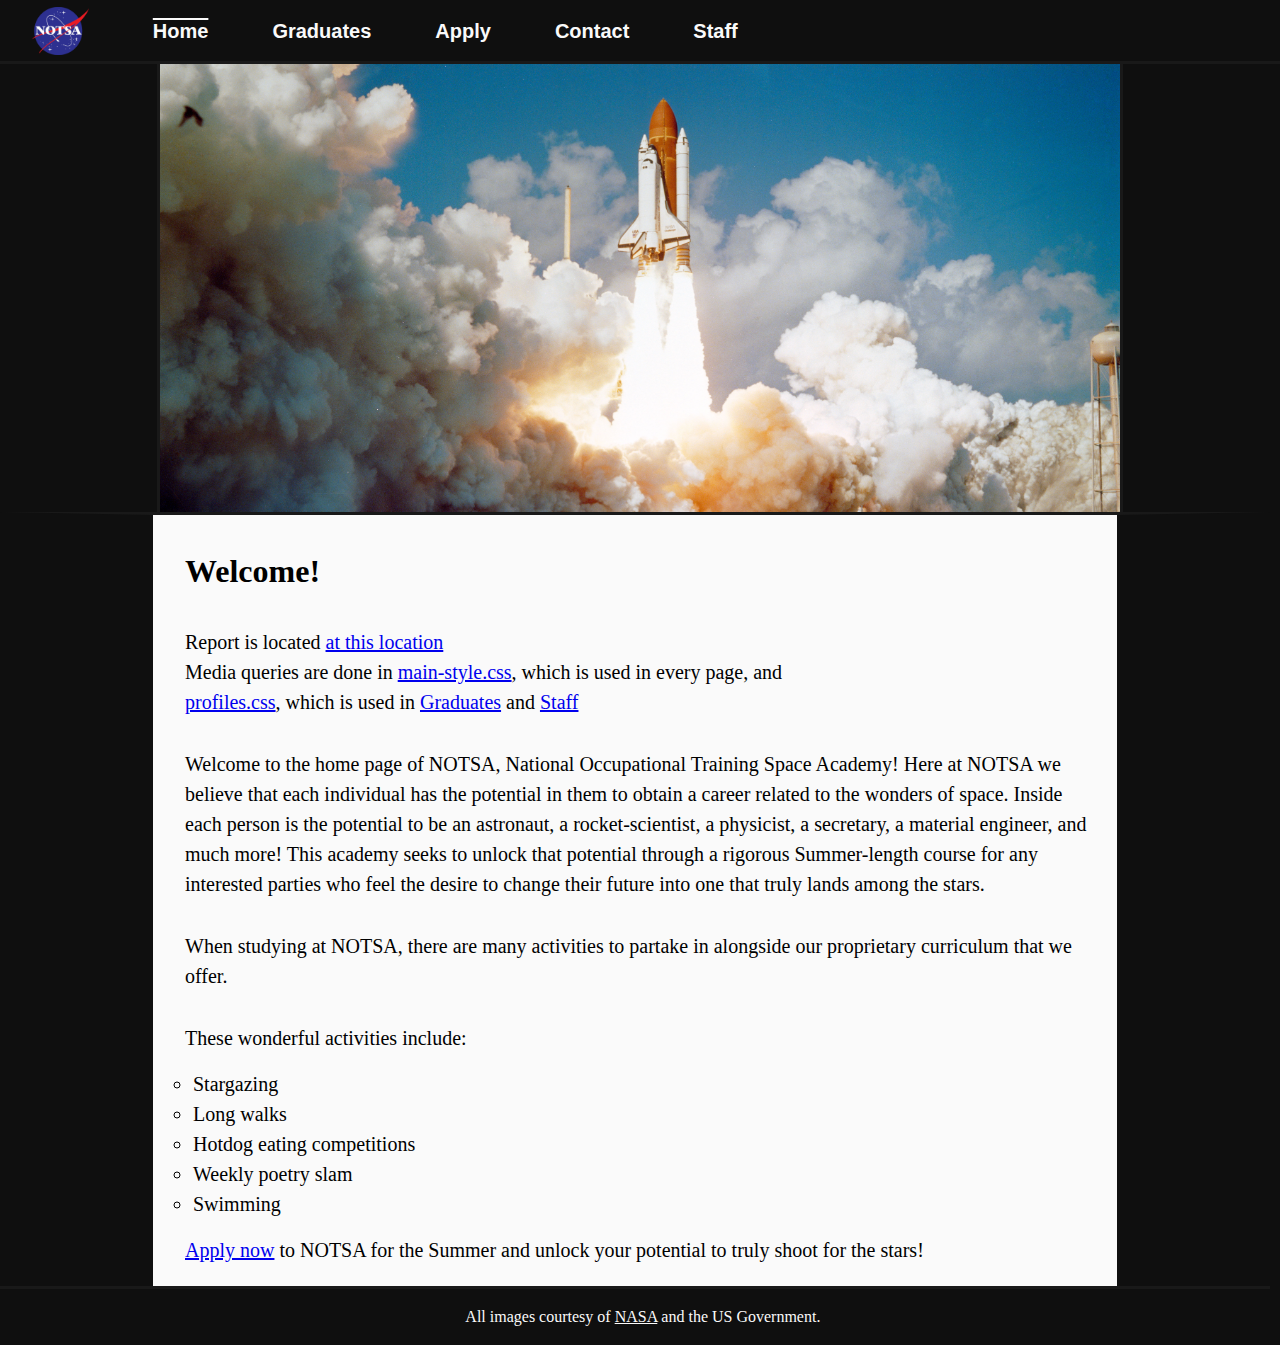
<file: index.html>
<!DOCTYPE html>
<html lang="en">

<head>
  <meta charset="UTF-8">
  <meta http-equiv="X-UA-Compatible" content="IE=edge">
  <meta name="viewport" content="width=device-width, initial-scale=1.0">
  <title>NOTSA Space Camp</title>

  <link rel="icon" type="image/x-icon" href="images/favicon.ico">
  <link rel="stylesheet" href="css/reset.css">
  <link rel="stylesheet" href="css/main-style.css">
</head>

<body>
  <ul id="navbar">
    <li><img id="logo" src="images/NOTSA_Logo.png" alt="NOTSA Logo"></li>
    <li><a class="active" href="#">Home</a></li>
    <li><a href="graduates.html">Graduates</a></li>
    <li><a href="apply.html">Apply</a></li>
    <li><a href="contact.html">Contact</a></li>
    <li><a href="staff.html">Staff</a></li>
  </ul>
  <div class="background-image">
    <img src="images/NASA_Rocket_Launch.jpg" alt="Launch of the Challenger Space Shuttle">
  </div>

  <!-- Exists for footer to display properly -->
  <div class="main-container">
    <main>
      <h1>Welcome!</h1>
      <p>
        Report is located <a href="report.html">at this location</a><br>
        Media queries are done in <a href="css/main-style.css">main-style.css</a>, which is used in every page, and<br>
        <a href="css/profiles.css">profiles.css</a>, which is used in <a href="graduates.html">Graduates</a> and <a
          href="staff.html">Staff</a>
      </p>
      <p>
        Welcome to the home page of NOTSA, National Occupational Training Space Academy! Here at NOTSA we believe that
        each individual has the potential in them to obtain a career related to the wonders of space. Inside each person
        is the potential to be an astronaut, a rocket-scientist, a physicist, a secretary, a material engineer, and much
        more! This academy seeks to unlock that potential through a rigorous Summer-length course for any interested
        parties who feel the desire to change their future into one that truly lands among the stars.
      </p>
      <p>
        When studying at NOTSA, there are many activities to partake in alongside our proprietary curriculum that we
        offer.
      </p>
      <p>These wonderful activities include:</p>
      <ul>
        <li>Stargazing</li>
        <li>Long walks</li>
        <li>Hotdog eating competitions</li>
        <li>Weekly poetry slam</li>
        <li>Swimming</li>
      </ul>
      <p>
        <a href="apply.html">Apply now</a> to NOTSA for the Summer and unlock your potential to truly shoot for the
        stars!
      </p>
    </main>
    <div id="footer">
      <p>All images courtesy of <a href="https://www.nasa.gov/multimedia/imagegallery/index.html">NASA</a> and the US
        Government.</p>
    </div>
  </div>
</body>

</html>
</file>
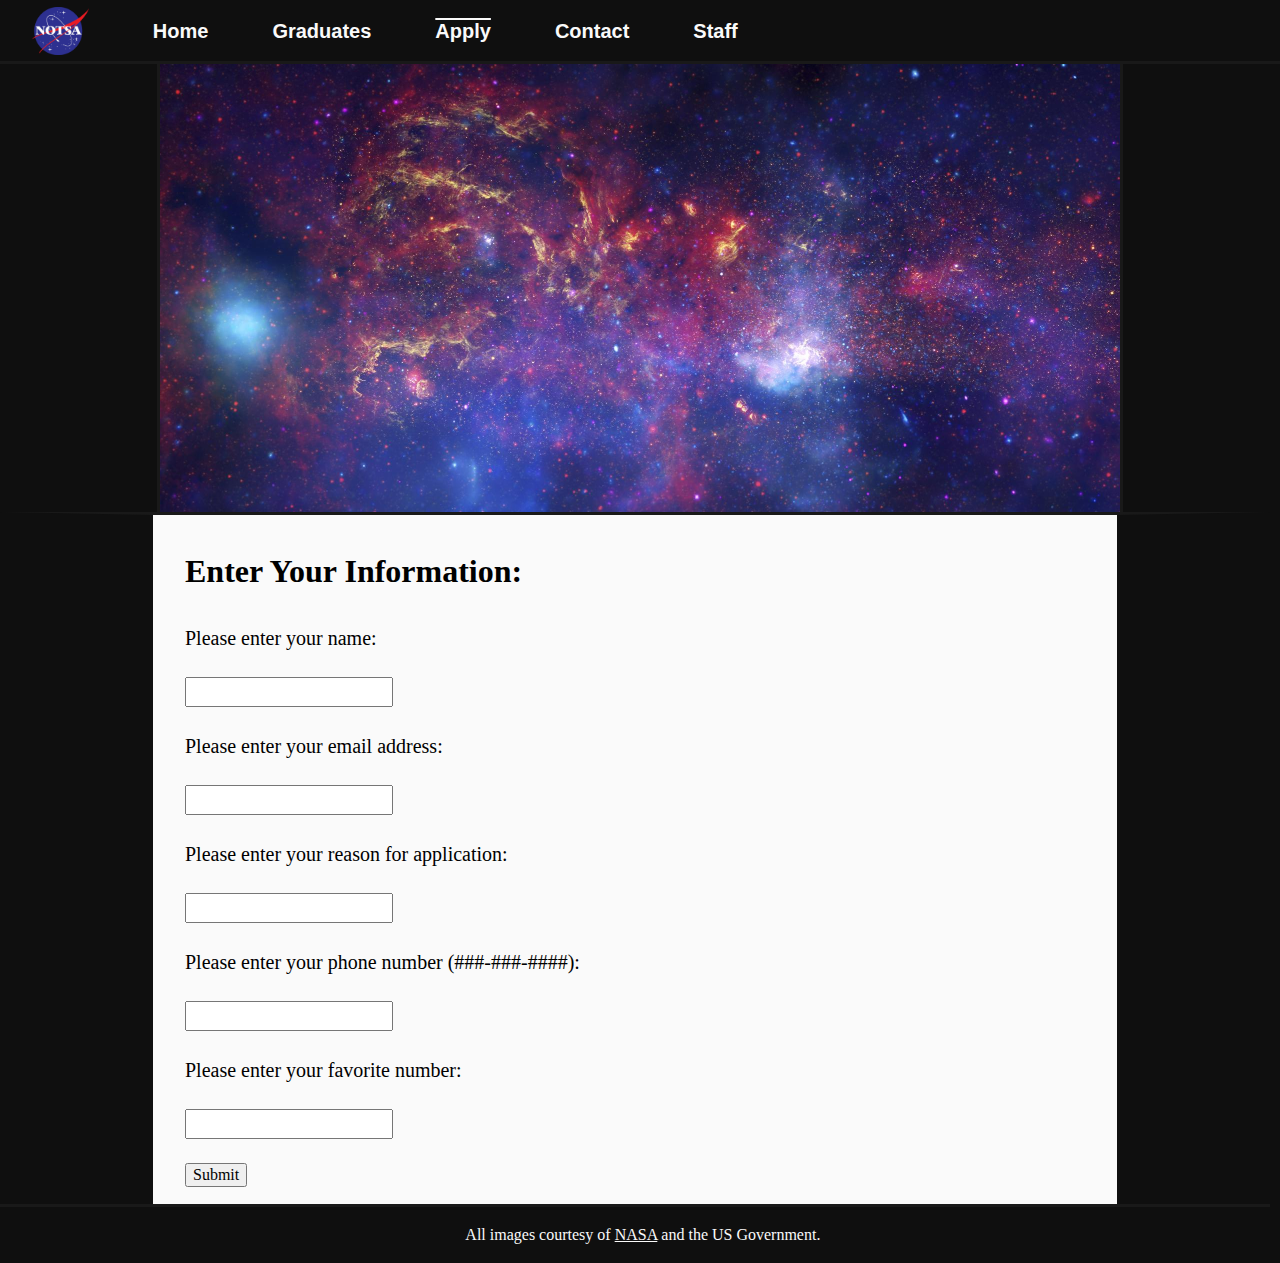
<file: apply.html>
<!DOCTYPE html>
<html lang="en">

<head>
  <meta charset="UTF-8">
  <meta http-equiv="X-UA-Compatible" content="IE=edge">
  <meta name="viewport" content="width=device-width, initial-scale=1.0">
  <title>NOTSA Space Camp</title>

  <link rel="icon" type="image/x-icon" href="images/favicon.ico">
  <link rel="stylesheet" href="css/reset.css">
  <link rel="stylesheet" href="css/main-style.css">
  <link rel="stylesheet" href="css/application.css">
</head>

<body>
  <ul id="navbar">
    <li><img id="logo" src="images/NOTSA_Logo.png" alt="NOTSA Logo"></li>
    <li><a href="index.html">Home</a></li>
    <li><a href="graduates.html">Graduates</a></li>
    <li><a class="active" href="#">Apply</a></li>
    <li><a href="contact.html">Contact</a></li>
    <li><a href="staff.html">Staff</a></li>
  </ul>
  <div class="background-image">
    <img src="images/Milky_Way.jpg" alt="Center of the Milky Way Galaxy">
  </div>

  <!-- Exists for footer to display properly -->
  <div class="main-container">
    <main>
      <h1>Enter Your Information:</h1>
      <form method="get">
        <label for="input-name">Please enter your name:</label>
        <input name="input-name" id="input-name" type="text" required>
        <label for="input-email">Please enter your email address:</label>
        <input name="input-email" id="input-email" type="email" required>
        <label for="input-reason">Please enter your reason for application:</label>
        <input name="input-reason" id="input-reason" type="text" required>
        <label for="input-phone">Please enter your phone number (###-###-####):</label>
        <input name="input-phone" id="input-phone" type="tel" pattern="[0-9]{3}-[0-9]{3}-[0-9]{4}" required>
        <label for="input-num">Please enter your favorite number:</label>
        <input name="input-num" id="input-num" type="number" required>
        <div>
          <input type="submit" value="Submit">
        </div>
      </form>
    </main>
    <div id="footer">
      <p>All images courtesy of <a href="https://www.nasa.gov/multimedia/imagegallery/index.html">NASA</a> and the US
        Government.</p>
    </div>
  </div>
</body>

</html>
</file>
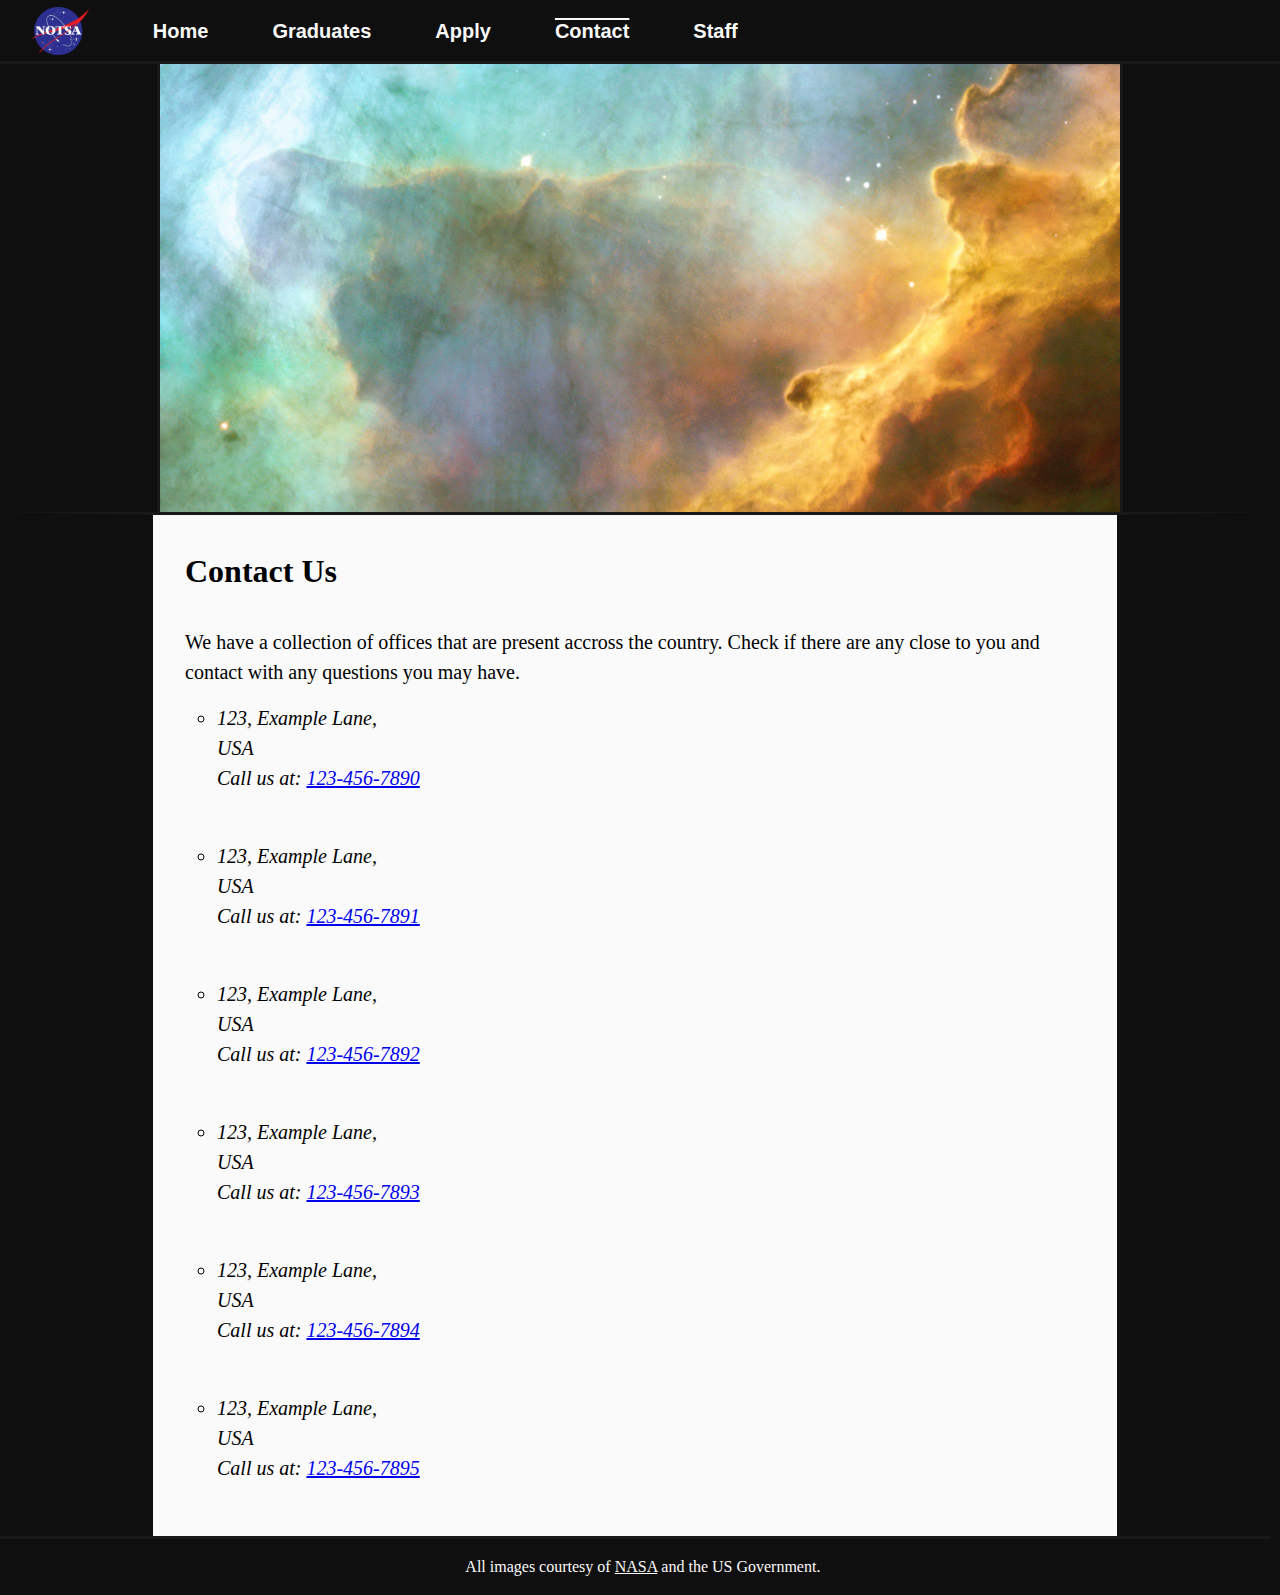
<file: contact.html>
<!DOCTYPE html>
<html lang="en">

<head>
  <meta charset="UTF-8">
  <meta http-equiv="X-UA-Compatible" content="IE=edge">
  <meta name="viewport" content="width=device-width, initial-scale=1.0">
  <title>NOTSA Space Camp</title>

  <link rel="icon" type="image/x-icon" href="images/favicon.ico">
  <link rel="stylesheet" href="css/reset.css">
  <link rel="stylesheet" href="css/main-style.css">
  <link rel="stylesheet" href="css/addresses.css">
</head>

<body>
  <ul id="navbar">
    <li><img id="logo" src="images/NOTSA_Logo.png" alt="NOTSA Logo"></li>
    <li><a href="index.html">Home</a></li>
    <li><a href="graduates.html">Graduates</a></li>
    <li><a href="apply.html">Apply</a></li>
    <li><a class="active" href="#">Contact</a></li>
    <li><a href="staff.html">Staff</a></li>
  </ul>
  <div class="background-image">
    <img src="images/Omega_Nebula.jpg" alt="Photograph of the Omega Nebula taken by the Hubble Space Telescope">
  </div>

  <!-- Exists for footer to display properly -->
  <div class="main-container">
    <main>
      <h1>Contact Us</h1>
      <p>
        We have a collection of offices that are present accross the country. Check if there are any close to you and
        contact with any questions you may have.
      </p>
      <ul>
        <li>
          <address>
            123, Example Lane,<br>
            USA<br>
            Call us at: <a href="tel:123-456-7890">123-456-7890</a>
          </address>
        </li>
        <li>
          <address>
            123, Example Lane,<br>
            USA<br>
            Call us at: <a href="tel:123-456-7891">123-456-7891</a>
          </address>
        </li>
        <li>
          <address>
            123, Example Lane,<br>
            USA<br>
            Call us at: <a href="tel:123-456-7892">123-456-7892</a>
          </address>
        </li>
        <li>
          <address>
            123, Example Lane,<br>
            USA<br>
            Call us at: <a href="tel:123-456-7893">123-456-7893</a>
          </address>
        </li>
        <li>
          <address>
            123, Example Lane,<br>
            USA<br>
            Call us at: <a href="tel:123-456-7894">123-456-7894</a>
          </address>
        </li>
        <li>
          <address>
            123, Example Lane,<br>
            USA<br>
            Call us at: <a href="tel:123-456-7895">123-456-7895</a>
          </address>
        </li>
      </ul>
    </main>
    <div id="footer">
      <p>All images courtesy of <a href="https://www.nasa.gov/multimedia/imagegallery/index.html">NASA</a> and the US
        Government.</p>
    </div>
  </div>
</body>

</html>
</file>
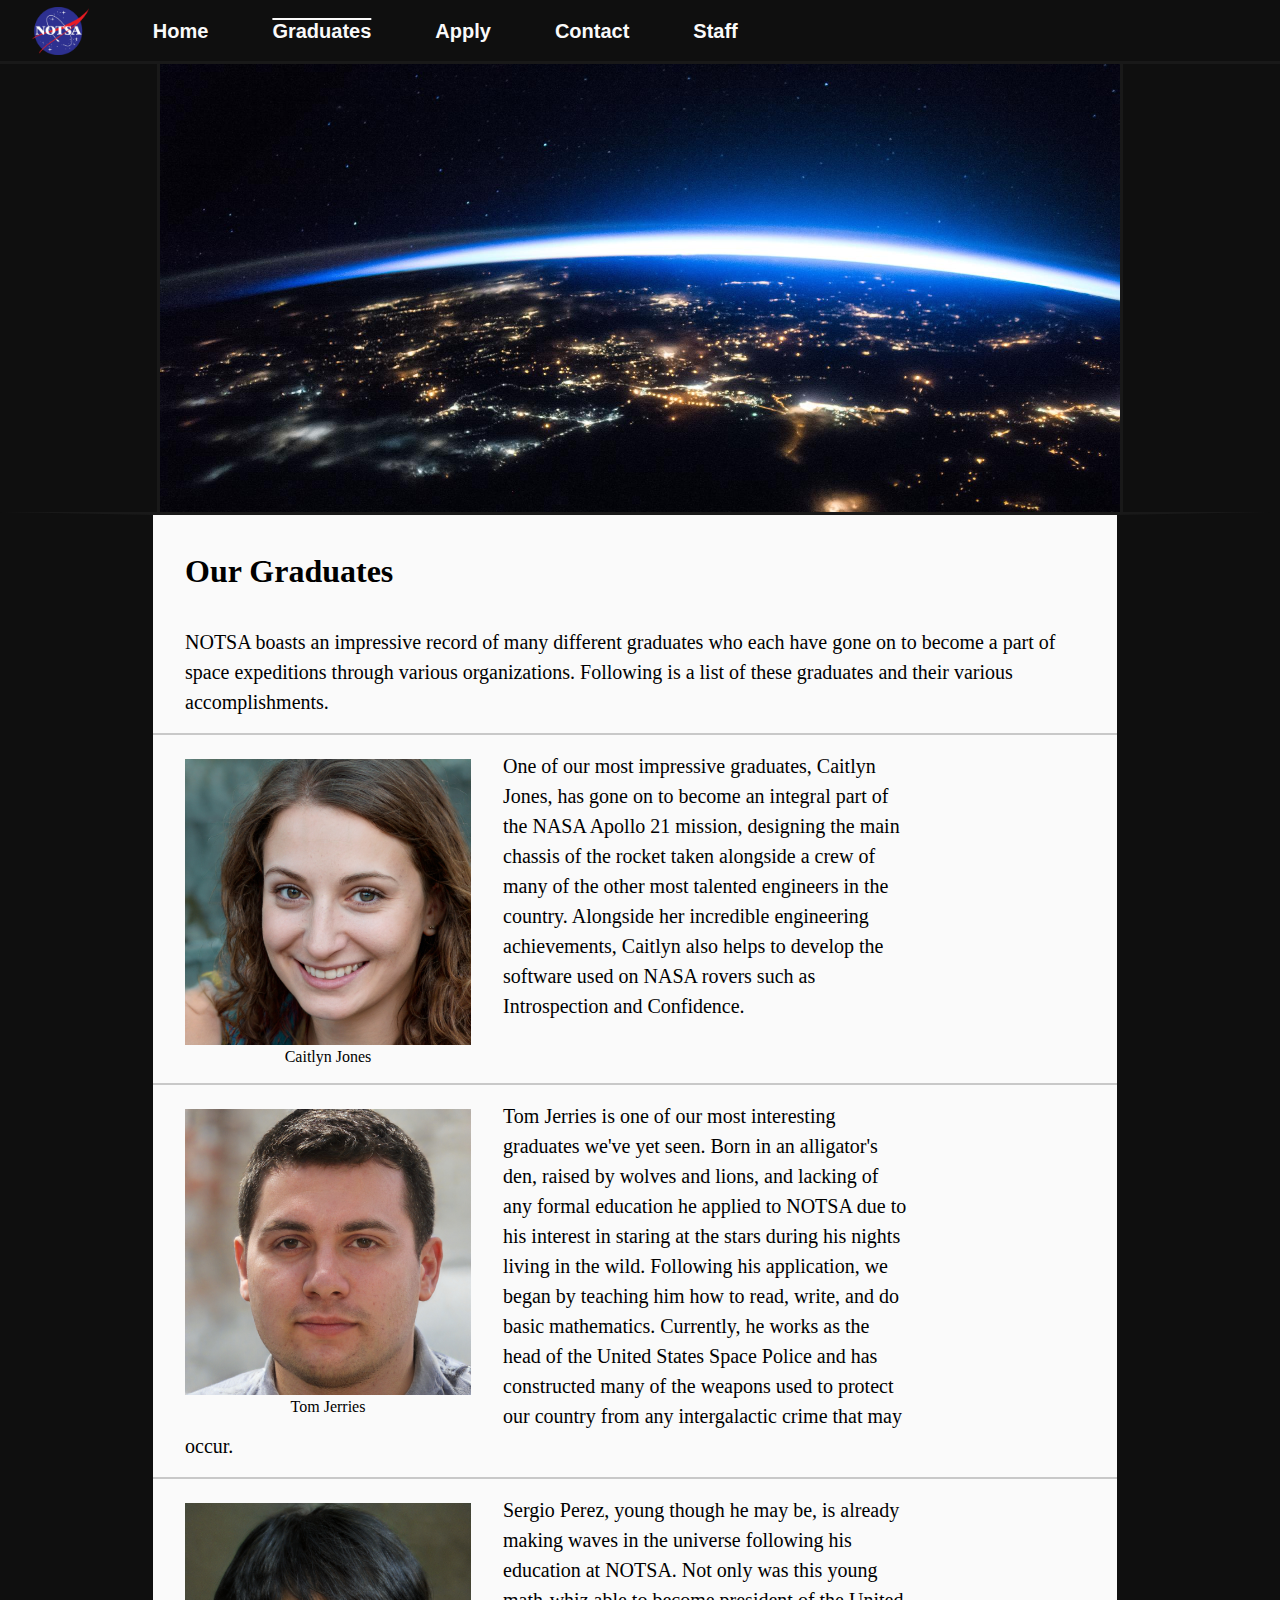
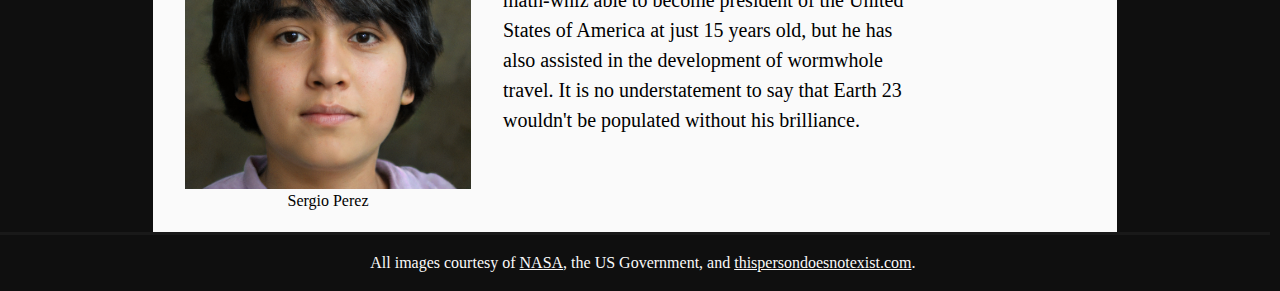
<file: graduates.html>
<!DOCTYPE html>
<html lang="en">

<head>
  <meta charset="UTF-8">
  <meta http-equiv="X-UA-Compatible" content="IE=edge">
  <meta name="viewport" content="width=device-width, initial-scale=1.0">
  <title>NOTSA Space Camp</title>

  <link rel="icon" type="image/x-icon" href="images/favicon.ico">
  <link rel="stylesheet" href="css/reset.css">
  <link rel="stylesheet" href="css/main-style.css">
  <link rel="stylesheet" href="css/profiles.css">
</head>

<body>
  <ul id="navbar">
    <li><img id="logo" src="images/NOTSA_Logo.png" alt="NOTSA Logo"></li>
    <li><a href="index.html">Home</a></li>
    <li><a class="active" href="#">Graduates</a></li>
    <li><a href="apply.html">Apply</a></li>
    <li><a href="contact.html">Contact</a></li>
    <li><a href="staff.html">Staff</a></li>
  </ul>
  <div class="background-image">
    <img src="images/ISS_Night.jpg"
      alt="Photograph of the side of Earth at night taken from the International Space Station">
  </div>
  <!-- Exists for footer to display properly -->
  <div class="main-container">
    <main>
      <h1>Our Graduates</h1>
      <p>
        NOTSA boasts an impressive record of many different graduates who each have gone on to become a part of space
        expeditions through various organizations. Following is a list of these graduates and their various
        accomplishments.
      </p>
      <!-- Every profile should contain a figure and a paragraph describing the profile -->
      <div class="profile">
        <figure>
          <img src="images/Caitlyn_Jones.jpg"
            alt="AI generated portrait photograph of a white-skinned female with brown hair and green eyes">
          <figcaption>
            Caitlyn Jones
          </figcaption>
        </figure>
        <p>
          One of our most impressive graduates, Caitlyn Jones, has gone on to become an integral part of the NASA
          Apollo 21 mission, designing the main chassis of the rocket taken alongside a crew of many of the other most
          talented engineers in the country. Alongside her incredible engineering achievements, Caitlyn also helps to
          develop the software used on NASA rovers such as Introspection and Confidence.
        </p>
      </div>
      <div class="profile">
        <figure>
          <img src="images/Tom_Jerries.jpg"
            alt="AI generated portrait photograph of a white-skinned male with brown hair and brown eyes">
          <figcaption>
            Tom Jerries
          </figcaption>
        </figure>
        <p>
          Tom Jerries is one of our most interesting graduates we've yet seen. Born in an alligator's den, raised by
          wolves and lions, and lacking of any formal education he applied to NOTSA due to his interest in staring at
          the stars during his nights living in the wild. Following his application, we began by teaching him how to
          read, write, and do basic mathematics. Currently, he works as the head of the United States Space Police and
          has constructed many of the weapons used to protect our country from any intergalactic crime that may occur.
        </p>
      </div>
      <div class="profile">
        <figure>
          <img src="images/Sergio_Perez.jpg"
            alt="AI generated portrait photograph of a light-brown-skinned young male with black hair and brown eyes">
          <figcaption>
            Sergio Perez
          </figcaption>
        </figure>
        <p>
          Sergio Perez, young though he may be, is already making waves in the universe following his education at
          NOTSA. Not only was this young math-whiz able to become president of the United States of America at just
          15 years old, but he has also assisted in the development of wormwhole travel. It is no understatement to say
          that Earth 23 wouldn't be populated without his brilliance.
        </p>
      </div>
    </main>
    <div id="footer">
      <p>All images courtesy of <a href="https://www.nasa.gov/multimedia/imagegallery/index.html">NASA</a>, the US
        Government, and <a href="https://thispersondoesnotexist.com">thispersondoesnotexist.com</a>.</p>
    </div>
  </div>
</body>

</html>
</file>
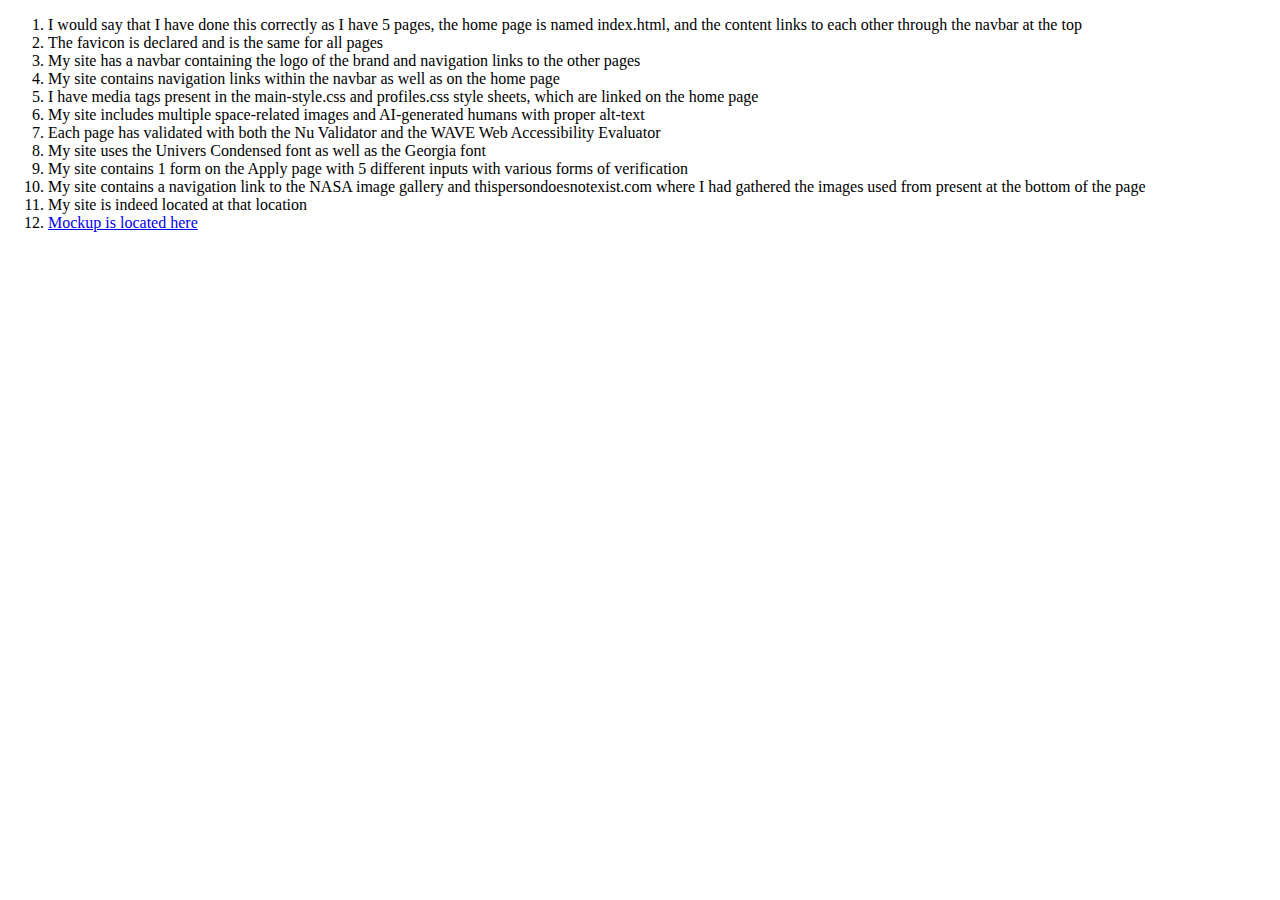
<file: report.html>
<!DOCTYPE html>
<html lang="en">

<head>
  <meta charset="UTF-8">
  <meta http-equiv="X-UA-Compatible" content="IE=edge">
  <meta name="viewport" content="width=device-width, initial-scale=1.0">
  <title>Project 1 Report</title>
</head>

<body>
  <ol>
    <li>I would say that I have done this correctly as I have 5 pages, the home page is named index.html, and the
      content links to each other through the navbar at the top</li>
    <li>The favicon is declared and is the same for all pages</li>
    <li>My site has a navbar containing the logo of the brand and navigation links to the other pages</li>
    <li>My site contains navigation links within the navbar as well as on the home page</li>
    <li>I have media tags present in the main-style.css and profiles.css style sheets, which are linked on
      the home page</li>
    <li>My site includes multiple space-related images and AI-generated humans with proper alt-text</li>
    <li>Each page has validated with both the Nu Validator and the WAVE Web Accessibility Evaluator</li>
    <li>My site uses the Univers Condensed font as well as the Georgia font</li>
    <li>My site contains 1 form on the Apply page with 5 different inputs with various forms of verification</li>
    <li>My site contains a navigation link to the NASA image gallery and thispersondoesnotexist.com where
      I had gathered the images used from present at the bottom of the page</li>
    <li>My site is indeed located at that location</li>
    <li><a href="design/mockup.pdf">Mockup is located here</a></li>
  </ol>
</body>

</html>
</file>
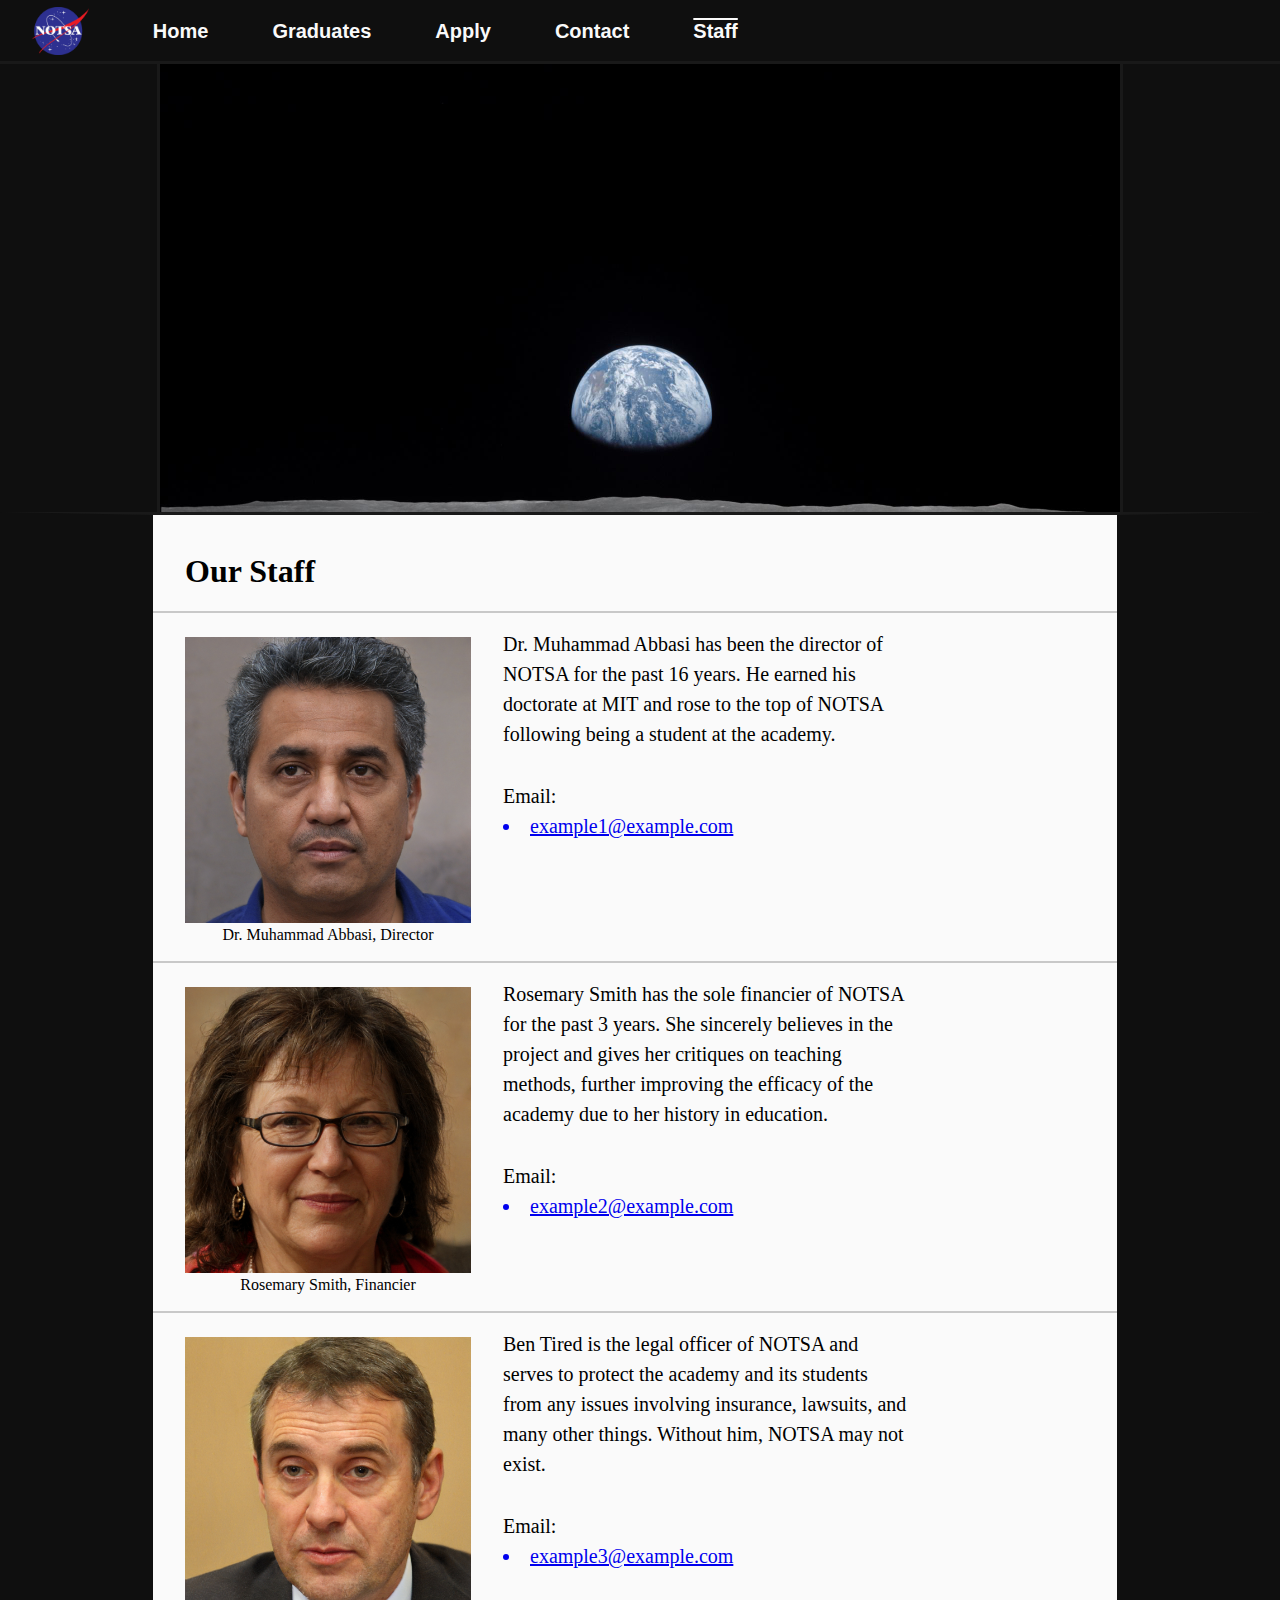
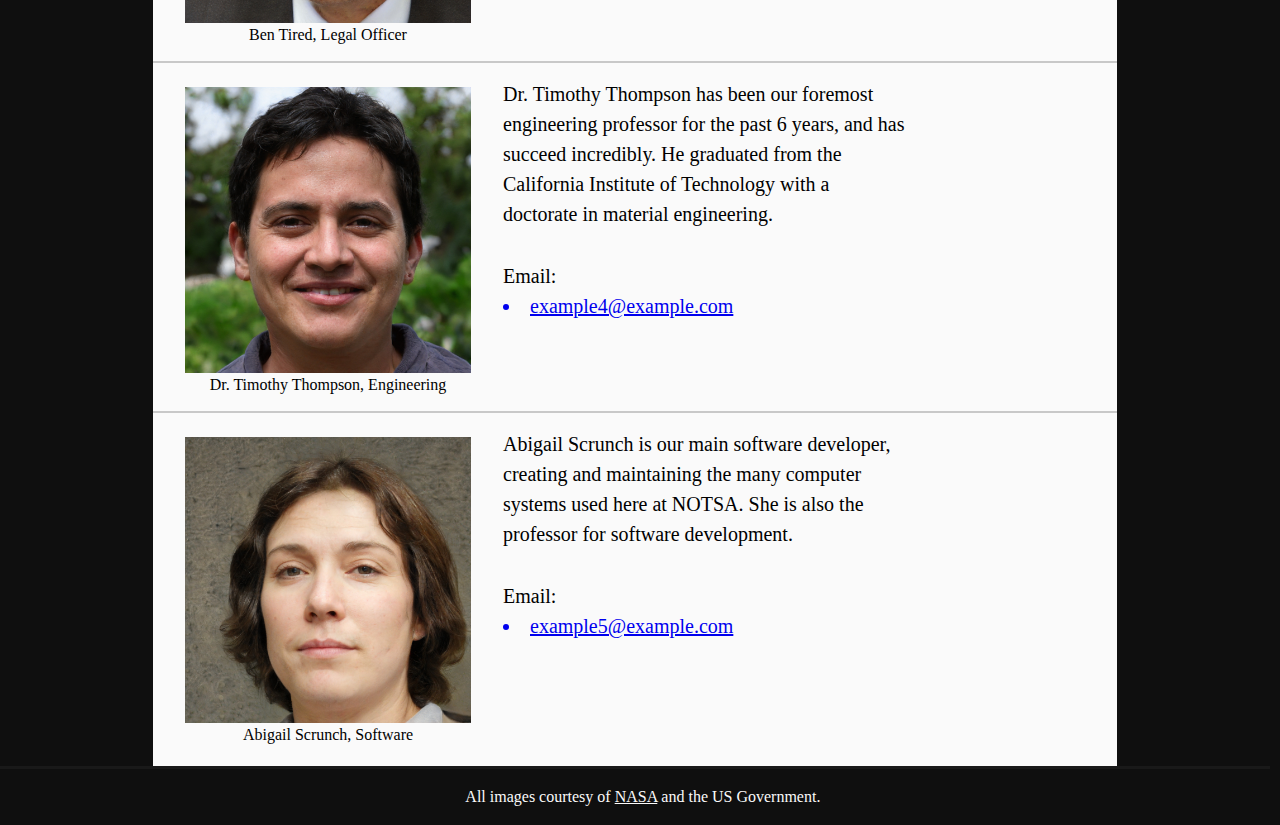
<file: staff.html>
<!DOCTYPE html>
<html lang="en">

<head>
  <meta charset="UTF-8">
  <meta http-equiv="X-UA-Compatible" content="IE=edge">
  <meta name="viewport" content="width=device-width, initial-scale=1.0">
  <title>NOTSA Space Camp</title>

  <link rel="icon" type="image/x-icon" href="images/favicon.ico">
  <link rel="stylesheet" href="css/reset.css">
  <link rel="stylesheet" href="css/main-style.css">
  <link rel="stylesheet" href="css/profiles.css">
</head>

<body>
  <ul id="navbar">
    <li><img id="logo" src="images/NOTSA_Logo.png" alt="NOTSA Logo"></li>
    <li><a href="index.html">Home</a></li>
    <li><a href="graduates.html">Graduates</a></li>
    <li><a href="apply.html">Apply</a></li>
    <li><a href="contact.html">Contact</a></li>
    <li><a class="active" href="#">Staff</a></li>
  </ul>
  <div class="background-image">
    <img src="images/Earth_from_moon.jpg"
      alt="A photograph of the Earth taken from the moon during the Apollo 11 mission">
  </div>

  <!-- Exists for footer to display properly -->
  <div class="main-container">
    <main>
      <h1>Our Staff</h1>
      <!-- Every profile should contain a figure and a paragraph describing the profile -->
      <div class="profile">
        <figure>
          <img src="images/Muhammad_Abbasi.jpg"
            alt="AI generated portrait photograph of a brown-skinned man with gray hair and brown eyes">
          <figcaption>
            Dr. Muhammad Abbasi, Director
          </figcaption>
        </figure>
        <p>
          Dr. Muhammad Abbasi has been the director of NOTSA for the past 16 years. He earned his doctorate at MIT and
          rose to the top of NOTSA following being a student at the academy.
        </p>
        <p>
          Email:
          <a class="profile-email" href="mailto:example1@example.com">example1@example.com</a>
        </p>
      </div>
      <div class="profile">
        <figure>
          <img src="images/Rosemary_Smith.jpg"
            alt="AI generated portrait photograph of a white-skinned female with brown hair, brown eyes, and glasses">
          <figcaption>
            Rosemary Smith, Financier
          </figcaption>
        </figure>
        <p>
          Rosemary Smith has the sole financier of NOTSA for the past 3 years. She sincerely believes in the project and
          gives her critiques on teaching methods, further improving the efficacy of the academy due to her history in
          education.
        </p>
        <p>
          Email:
          <a class="profile-email" href="mailto:example2@example.com">example2@example.com</a>
        </p>
      </div>
      <div class="profile">
        <figure>
          <img src="images/Ben_Tired.jpg"
            alt="AI generated portrait photograph of a white-skinned male with gray hair and green eyes">
          <figcaption>
            Ben Tired, Legal Officer
          </figcaption>
        </figure>
        <p>
          Ben Tired is the legal officer of NOTSA and serves to protect the academy and its students from any issues
          involving insurance, lawsuits, and many other things. Without him, NOTSA may not exist.
        </p>
        <p>
          Email:
          <a class="profile-email" href="mailto:example3@example.com">example3@example.com</a>
        </p>
      </div>
      <div class="profile">
        <figure>
          <img src="images/Timothy_Thompson.jpg"
            alt="AI generated portrait photograph of a white-skinned male with black hair and brown eyes">
          <figcaption>
            Dr. Timothy Thompson, Engineering
          </figcaption>
        </figure>
        <p>
          Dr. Timothy Thompson has been our foremost engineering professor for the past 6 years, and has succeed
          incredibly. He graduated from the California Institute of Technology with a doctorate in material engineering.
        </p>
        <p>
          Email:
          <a class="profile-email" href="mailto:example4@example.com">example4@example.com</a>
        </p>
      </div>
      <div class="profile">
        <figure>
          <img src="images/Abigail_Scrunch.jpg"
            alt="AI generated portrait photograph of a white-skinned female with brown hair and brown eyes">
          <figcaption>
            Abigail Scrunch, Software
          </figcaption>
        </figure>
        <p>
          Abigail Scrunch is our main software developer, creating and maintaining the many computer systems used here
          at NOTSA. She is also the professor for software development.
        </p>
        <p>
          Email:
          <a class="profile-email" href="mailto:example5@example.com">example5@example.com</a>
        </p>
      </div>
    </main>
    <div id="footer">
      <p>All images courtesy of <a href="https://www.nasa.gov/multimedia/imagegallery/index.html">NASA</a> and the US
        Government.</p>
    </div>
  </div>
</body>

</html>
</file>
<file: css/main-style.css>
/* Generic style content */
body {
    background-color: #0F0F0F;
}

h1 {
    padding-left: 2rem;
    padding-top: 2rem;
    padding-bottom: 1rem;
    font-family: Georgia, 'Times New Roman', Times, serif;
}

p {
    padding: 1rem;
    padding-left: 2rem;
    font-size: 1.25em;
    font-family: Georgia, 'Times New Roman', Times, serif;
}

ul {
    font-size: 1.25em;
    font-family: Georgia, 'Times New Roman', Times, serif;
    list-style-type: circle;
}

/* Navbar style */
#logo {
    height: 3rem;
    min-width: fit-content;
}

#navbar {
    z-index: 9999;
    position: fixed;
    display: flex;
    flex-direction: row;
    align-items: center;
    list-style-type: none;
    margin: 0;
    padding: 0;
    top: 0;
    width: 100vw;
    background-color: #0F0F0F;
    border-bottom: 3px solid rgb(25, 25, 25);
}

#navbar>li {
    padding: 2rem 2rem;
}

#navbar>li>a {
    font-family: 'Univers Condensed', sans-serif;
    color: #fafafa;
    font-size: 1.25rem;
    font-weight: bold;
    text-decoration: none;
}

#navbar>li>.active {
    text-decoration: overline;
}

#navbar>li>a:hover {
    text-decoration: underline;
}

/* image that moves into header when scrolled up */
.background-image {
    position: fixed;
    top: 4rem;
    left: 50%;
    z-index: -9999;
    width: 75.5vw;
    margin-left: calc(-75.5vw/2);
    margin-right: auto;
    border-left: 3px solid rgb(25, 25, 25);
    border-right: 3px solid rgb(25, 25, 25);
}

/* Formatting footer to be under main text */
.main-container {
    position: absolute;
    width: 99.2vw;
}

/* Main page contents' style */
main {
    z-index: 1;
    min-height: fit-content;
    padding-bottom: 4rem;
    background-color: #fafafa;
    border-top: 3px solid rgb(25, 25, 25);
    border-left: 12vw solid #0F0F0F;
    border-right: 12vw solid #0F0F0F;
}

/* Footer style */
#footer {
    z-index: 2;
    border-top: 3px solid rgb(25, 25, 25);
    background-color: #0F0F0F;
    position: absolute;
    width: 100%;
    bottom: 0;
    text-align: center;
    color: #fafafa;
    font-size: 0.8em;
}

#footer>p>a {
    color: #fafafa;
}

/* 
 * Have the navbar be left-justified and one, non-wrapping row when screen > 1200px wide
 * and have the main content be scaled according to vertical size rather than horizontal
*/
@media screen and (min-width: 1200px) {
    #navbar {
        justify-content: flex-start;
        flex-wrap: nowrap;
        height: 4rem;
    }

    .main-container {
        top: 40vw;
    }
}

/* 
 * Have the navbar be centered and wrap when screen < 1200px wide
 * and have the main content be scaled according to horizontal size rather than vertical
 */
@media screen and (max-width: 1200px) {
    #navbar {
        justify-content: center;
        flex-wrap: wrap;
        height: min-content;
    }

    .main-container {
        top: 40vh;
    }
}
</file>
<file: css/application.css>
label {
    display: block;
    font-size: 1.25em;
    font-family: Georgia, 'Times New Roman', Times, serif;
}

input, label {
    margin: 0.75rem 2rem;
}
</file>
<file: css/addresses.css>
ul {
    padding-left: 4rem;
}

li {
    padding-bottom: 3rem;
}
</file>
<file: css/profiles.css>
.profile {
    display: block;
    min-height: 350px;
    border-top: 2px solid rgb(200, 200, 200);
}

.profile>figure {
    width: 20%;
    min-width: 350px;
    margin-top: 1.5rem;
    padding-right: 2rem;
    padding-left: 2rem;
    text-align: center;
    font-size: 1em;
}

.profile-email {
    display: list-item;
    list-style-type: disc;
    list-style-position: inside;
}

/* Have profile images break textual content and be left-justified when screen > 1200px wide */
@media screen and (min-width: 1200px) {
    .profile {
        display: block;
    }

    .profile>figure {
        float: left;
    }

    .profile>p {
        width: 80%;
    }
}

/* Have profile images be blocks and centered when screen < 1200px wide */
@media screen and (max-width: 1200px) {
    .profile {
        display: flex;
        flex-direction: column;
        min-height: 350px;
        border-top: 2px solid rgb(200, 200, 200);
    }

    .profile>figure {
        float: none;
        display: block;
        align-self: center;
    }

    .profile>p {
        width: 100%;
        padding-left: 4rem;
        padding-right: 4rem;
    }

    .profile-email {
        align-self: center;
    }
}
</file>
